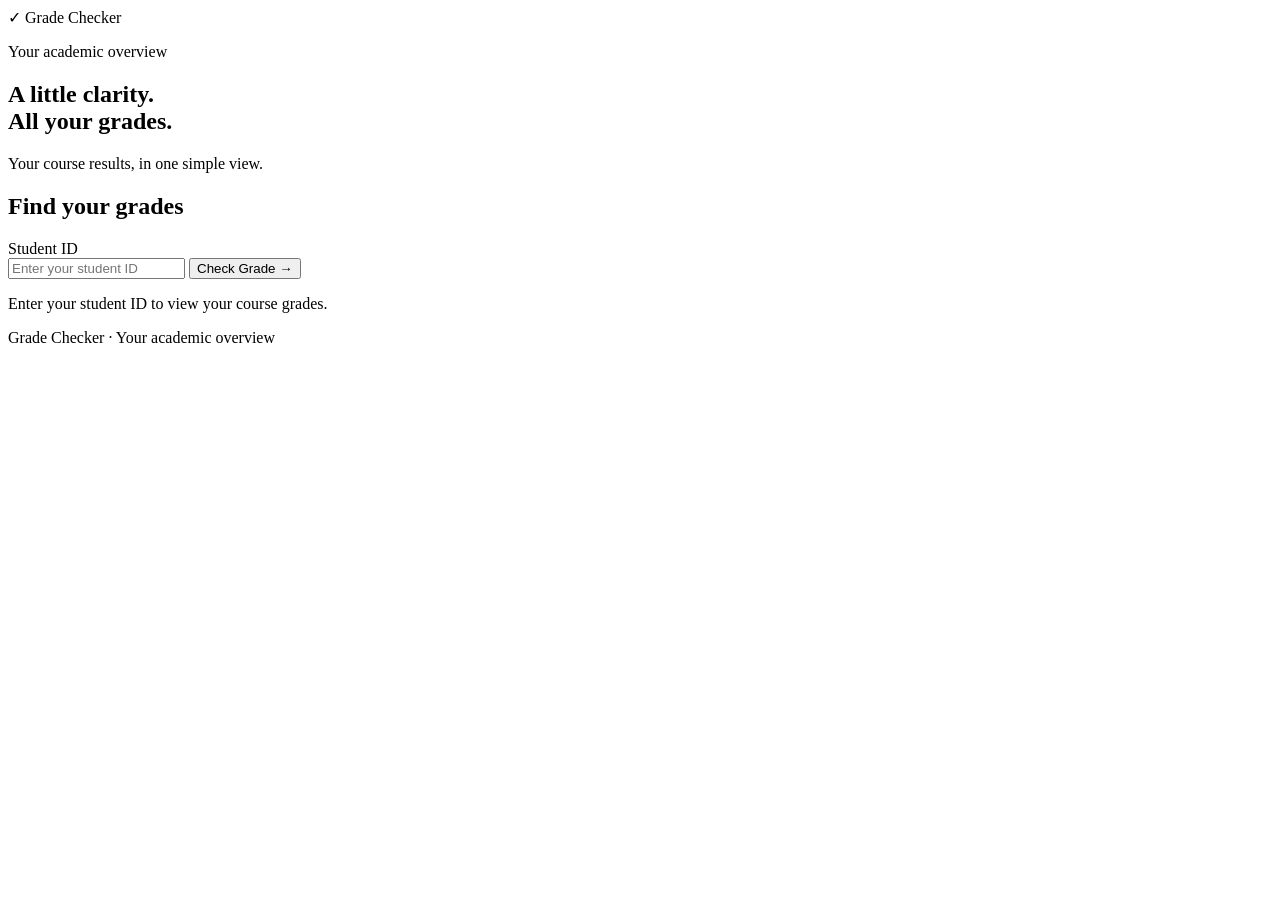
<file: MonolithicApp/templates/index.html>
<!DOCTYPE html>
<html lang="en">
<head>
    <meta charset="UTF-8">
    <meta name="viewport" content="width=device-width, initial-scale=1">
    <title>Grade Checker</title>
    <style>{% include "style.css" %}</style>
</head>
<body>
<div class="page">
    <header class="site-header">
        <span class="brand-mark" aria-hidden="true">&#10003;</span>
        <span>Grade Checker</span>
    </header>
    <main>
        <section class="intro" aria-labelledby="page-title">
            <p class="eyebrow">Your academic overview</p>
            <h1 id="page-title">A little clarity.<br>All your grades.</h1>
            <p class="subtitle">Your course results, in one simple view.</p>
        </section>
        <form class="panel lookup-panel" action="/get_grades" method="get">
            <h2 class="panel-heading">Find your grades</h2>
            <label for="student_id">Student ID</label>
            <div class="input-row">
                <input type="text" id="student_id" name="student_id" placeholder="Enter your student ID" aria-describedby="id-hint">
                <button type="submit">Check Grade <span aria-hidden="true">&rarr;</span></button>
            </div>
            <p class="helper" id="id-hint">Enter your student ID to view your course grades.</p>
        </form>
    </main>
    <footer class="site-footer">Grade Checker &middot; Your academic overview</footer>
</div>
</body>
</html>
</file>
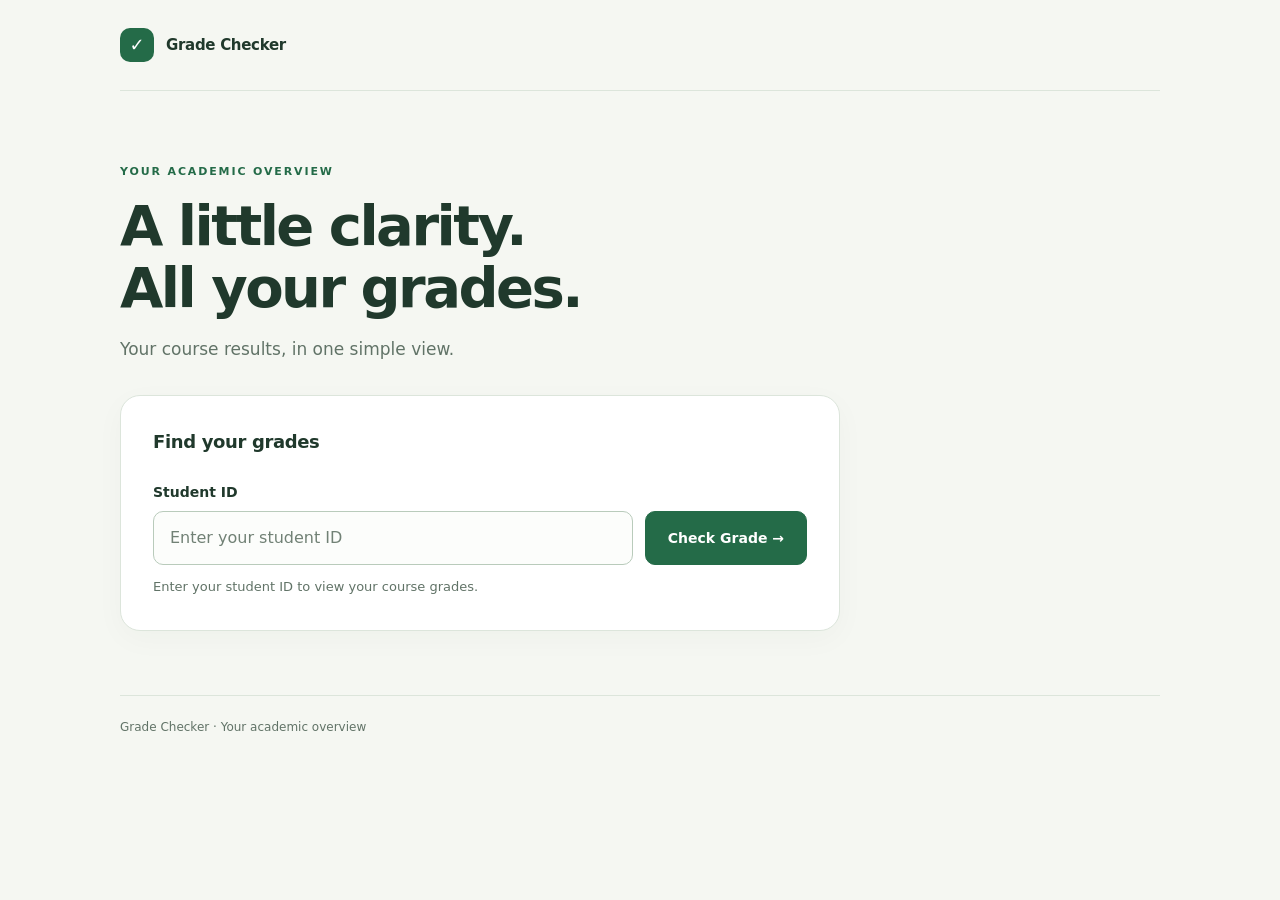
<file: DecoupledApp/Frontend/static/index.html>
<!DOCTYPE html>
<html lang="en">
<head>
    <meta charset="UTF-8">
    <meta name="viewport" content="width=device-width, initial-scale=1">
    <title>Grade Checker</title>
    <link rel="stylesheet" href="style.css">
    <script src="script.js" defer></script>
</head>
<body>
<div class="page">
    <header class="site-header">
        <span class="brand-mark" aria-hidden="true">&#10003;</span>
        <span>Grade Checker</span>
    </header>
    <main>
        <section class="intro" aria-labelledby="page-title">
            <p class="eyebrow">Your academic overview</p>
            <h1 id="page-title">A little clarity.<br>All your grades.</h1>
            <p class="subtitle">Your course results, in one simple view.</p>
        </section>
        <section class="panel lookup-panel">
            <h2 class="panel-heading">Find your grades</h2>
            <label for="student_id">Student ID</label>
            <div class="input-row">
                <input type="text" id="student_id" name="student_id" placeholder="Enter your student ID" aria-describedby="id-hint">
                <button type="submit" onclick="fetchGrades()">Check Grade <span aria-hidden="true">&rarr;</span></button>
            </div>
            <p class="helper" id="id-hint">Enter your student ID to view your course grades.</p>
        </section>
        <div id="result" class="table-wrap" aria-live="polite"></div>
    </main>
    <footer class="site-footer">Grade Checker &middot; Your academic overview</footer>
</div>
</body>
</html>
</file>
<file: DecoupledApp/Frontend/static/style.css>
/* Shared visual language: warm paper, forest green, and quiet borders. */
:root {
    color-scheme: light;
    --paper: #f5f7f2;
    --surface: #ffffff;
    --ink: #20392c;
    --muted: #617367;
    --green: #246b48;
    --green-dark: #194e34;
    --line: #dce5db;
    --soft: #edf4ec;
}
* { box-sizing: border-box; }
body {
    margin: 0;
    min-height: 100vh;
    background: var(--paper);
    color: var(--ink);
    font-family: "Segoe UI", system-ui, sans-serif;
    line-height: 1.6;
    -webkit-font-smoothing: antialiased;
}
.page { width: min(100% - 48px, 1040px); margin: 0 auto; }
.site-header {
    display: flex;
    align-items: center;
    gap: 12px;
    padding: 28px 0;
    border-bottom: 1px solid var(--line);
    font-size: 15px;
    font-weight: 650;
    letter-spacing: -.02em;
}
.brand-mark {
    display: grid;
    place-items: center;
    width: 34px;
    height: 34px;
    border-radius: 10px;
    background: var(--green);
    color: white;
    font-size: 18px;
}
main { padding: 72px 0 64px; }
.intro { max-width: 640px; margin-bottom: 32px; }
.eyebrow {
    margin: 0 0 14px;
    color: var(--green);
    font-size: 11px;
    font-weight: 700;
    letter-spacing: .17em;
    text-transform: uppercase;
}
h1 {
    margin: 0 0 16px;
    font-size: clamp(34px, 6vw, 56px);
    line-height: 1.12;
    letter-spacing: -.045em;
    font-weight: 600;
}
.subtitle { margin: 0; color: var(--muted); font-size: 17px; }
.panel {
    background: var(--surface);
    border: 1px solid var(--line);
    border-radius: 20px;
    padding: 32px;
    box-shadow: 0 8px 30px rgb(32 57 44 / 3%);
}
.lookup-panel { max-width: 720px; }
.panel-heading { margin: 0 0 24px; font-size: 18px; font-weight: 600; letter-spacing: -.02em; }
label { display: block; margin-bottom: 8px; font-size: 14px; font-weight: 600; }
.input-row { display: flex; align-items: stretch; gap: 12px; }
input {
    flex: 1;
    min-width: 0;
    width: 100%;
    border: 1px solid #b9cbbb;
    border-radius: 10px;
    padding: 13px 16px;
    background: #fcfdfb;
    color: var(--ink);
    font: inherit;
}
input::placeholder { color: #718175; }
button {
    border: 1px solid var(--green);
    border-radius: 10px;
    padding: 13px 22px;
    background: var(--green);
    color: white;
    font: inherit;
    font-size: 14px;
    font-weight: 600;
    cursor: pointer;
    white-space: nowrap;
    transition: background .15s ease;
}
button:hover { background: var(--green-dark); }
:focus-visible { outline: 3px solid #77ac86; outline-offset: 3px; }
.helper { margin: 12px 0 0; color: var(--muted); font-size: 13px; }
#result:empty { display: none; }
#result { margin-top: 28px; }
.table-wrap { overflow-x: auto; border: 1px solid var(--line); border-radius: 14px; background: var(--surface); }
table { width: 100%; border-collapse: collapse; text-align: left; font-size: 14px; }
th, td { padding: 18px 22px; white-space: nowrap; }
th { background: var(--soft); color: #425c49; font-size: 12px; font-weight: 600; }
td { border-top: 1px solid var(--line); }
tbody tr:hover { background: #f8faf6; }
td:last-child { color: var(--green); font-weight: 650; }
.status { margin: 0; padding: 24px; text-align: center; color: var(--muted); background: var(--surface); border: 1px solid var(--line); border-radius: 14px; }
.status-error { color: #a33232; }
.site-footer { padding: 22px 0 32px; border-top: 1px solid var(--line); color: var(--muted); font-size: 12px; }
@media (max-width: 600px) {
    .page { width: min(100% - 32px, 1040px); }
    .site-header { padding: 20px 0; }
    main { padding: 44px 0; }
    .panel { padding: 24px 20px; border-radius: 16px; }
    .input-row { flex-direction: column; }
    button { width: 100%; }
    th, td { padding: 14px 16px; }
}
@media (prefers-reduced-motion: reduce) { button { transition: none; } }
</file>
